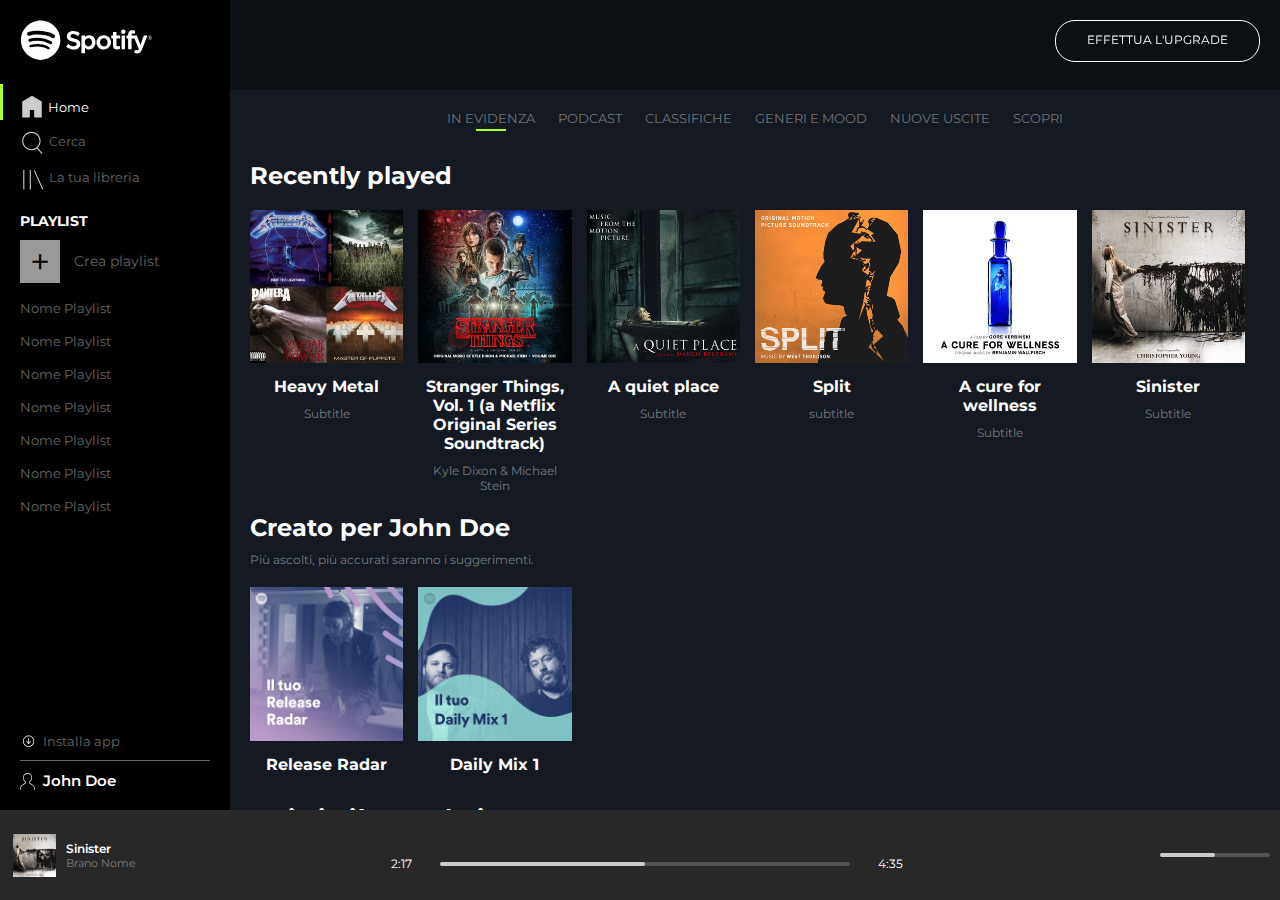
<file: index.html>
<!DOCTYPE html>
<html lang="en" dir="ltr">
  <head>
    <meta charset="utf-8">
    <meta name="viewport" content="width=device-width, initial-scale=1, shrink-to-fit=no">
    <link rel="stylesheet" href="https://use.fontawesome.com/releases/v5.7.1/css/all.css"
  integrity="sha384-fnmOCqbTlWIlj8LyTjo7mOUStjsKC4pOpQbqyi7RrhN7udi9RwhKkMHpvLbHG9Sr" crossorigin="anonymous">
  <link href="https://fonts.googleapis.com/css?family=Montserrat:400,500,600,700" rel="stylesheet">
  <link rel="stylesheet" href="css/style.css">
    <title>My Spotify</title>
  </head>
  <body>

    <aside class="nav">

      <div class="logo">
        <img src="img/logo.svg" class="logo-big" alt="">
      </div>

      <div class="main-nav">
        <img src="img/logo-small.svg" class="logo-small" alt="">

        <ul>
          <li>
            <img src="img/home.svg" alt="">
            <a href="#">Home</a>
          </li>
          <li>
            <img src="img/search.svg" alt="">
            <a href="#">Cerca</a>
          </li>
          <li>
            <img src="img/libreria.svg" alt="">
            <a href="#">La tua libreria</a>
          </li>
        </ul>

      </div>

      <div class="playlist-nav">

        <h2>PLAYLIST</h2>
        <div class="crea-playlist">
          <span id="plus">+</span>
          <span id="crea">Crea playlist</span>
        </div>



        <ul>
          <li><a href="#">Nome Playlist</a></li>
          <li><a href="#">Nome Playlist</a></li>
          <li><a href="#">Nome Playlist</a></li>
          <li><a href="#">Nome Playlist</a></li>
          <li><a href="#">Nome Playlist</a></li>
          <li><a href="#">Nome Playlist</a></li>
          <li><a href="#">Nome Playlist</a></li>

        </ul>


      </div>

      <div class="nav-bottom">

        <div class="download-app">
          <img src="img/download.svg" alt="">
          <a href="#">Installa app</a>
        </div>

        <div class="user">
          <img src="img/profile.svg" alt="">
          <span>John Doe</span>

        </div>


      </div>


    </aside>
    <section id="main">



      <section id="main-view">

        <section id="upgrade">
          <a href="#">Effettua l'upgrade</a>
        </section>

        <section id="main-content">

          <div class="menu-main">

            <ul class="lista-cover">
              <li>
                <a class="" href="#">in evidenza</a>
                <div class="active">

                </div>
              </li>
              <li><a href="#">podcast</a></li>
              <li><a href="#">classifiche</a></li>
              <li><a href="#">generi e mood</a></li>
              <li><a href="#">nuove uscite</a></li>
              <li><a href="#">scopri</a></li>
            </ul>

            <div class="album-cover">

              <div class="recently-played">
                <h2 class="boxfiltro">Recently played</h2>

                <div class="cover">

                  <div class="cover-wrap">
                    <img src="img/metal_lifting.jpg" alt="">
                    <div class="overlay">
                      <i class="far fa-play-circle"></i>
                    </div>
                  </div>

                  <h3>Heavy Metal</h3>

                  <p>Subtitle</p>

                </div>
                <div class="cover">

                  <div class="cover-wrap">
                    <img src="img/stranger.jpeg" alt="">
                    <div class="overlay">
                      <i class="far fa-play-circle"></i>
                    </div>
                  </div>



                  <h3>Stranger Things, Vol. 1 (a Netflix Original Series Soundtrack)</h3>

                  <p>Kyle Dixon & Michael Stein</p>

                </div>
                <div class="cover">


                  <div class="cover-wrap">
                    <img src="img/aquietplace.jpeg" alt="">
                    <div class="overlay">
                      <i class="far fa-play-circle"></i>
                    </div>
                  </div>


                  <h3>A quiet place</h3>

                  <p>Subtitle</p>

                </div>
                <div class="cover">

                  <div class="cover-wrap">
                    <img src="img/split.jpeg" alt="">
                    <div class="overlay">
                      <i class="far fa-play-circle"></i>
                    </div>
                  </div>


                  <h3>Split</h3>

                  <p>subtitle</p>

                </div>
                <div class="cover">

                  <div class="cover-wrap">
                    <img src="img/cure.jpeg" alt="">
                    <div class="overlay">
                      <i class="far fa-play-circle"></i>
                    </div>
                  </div>

                  <h3>A cure for wellness</h3>

                  <p>Subtitle</p>

                </div>
                <div class="cover">

                  <div class="cover-wrap">
                    <img src="img/sinister.jpeg" alt="">
                    <div class="overlay">
                      <i class="far fa-play-circle"></i>
                    </div>
                  </div>

                  <h3>Sinister</h3>

                  <p>Subtitle</p>

                </div>

              </div>

              <div class="creatoper">

                <h2 class="boxfiltro">Creato per John Doe</h2>
                <p class="boxfiltro">Più ascolti, più accurati saranno i suggerimenti.</p>

                <div class="cover">

                  <div class="cover-wrap">
                    <img src="img/radar.jpeg" alt="">
                    <div class="overlay">
                      <i class="far fa-play-circle"></i>
                    </div>
                  </div>

                  <h3>Release Radar</h3>

                </div>

                <div class="cover">

                  <div class="cover-wrap">
                    <img src="img/mixdaily.jpeg" alt="">
                    <div class="overlay">
                      <i class="far fa-play-circle"></i>
                    </div>
                  </div>

                  <h3>Daily Mix 1</h3>

                </div>

              </div>

              <div class="popolari">

                <h2 class="boxfiltro">Artisti più popolari</h2>
                <p class="boxfiltro">Più ascolti, più accurati saranno i suggerimenti.</p>

                <div class="cover">

                  <div class="cover-wrap">
                    <img src="img/youg.jpeg" alt="">
                    <div class="overlay">
                      <i class="far fa-play-circle"></i>
                    </div>
                  </div>

                  <h3>Lana del Rey</h3>

                </div>

                <div class="cover">

                  <div class="cover-wrap">
                    <img src="img/einaudi.jpeg" alt="">
                    <div class="overlay">
                      <i class="far fa-play-circle"></i>
                    </div>
                  </div>

                  <h3>Ludovico Einaudi</h3>

                </div>

              </div>

            </div>

          </div>

        </section>

      </section>

    </section>

    <footer id="player">

      <div class="player-left">

        <div class="cover-player">
          <img src="img/sinister.jpeg" alt="">
        </div>

        <div class="dati-traccia">
          <a href="#" id="artist">Sinister</a>
          <a href="#" id="track-name">Brano Nome</a>
        </div>

        <div class="player-icon">
          <a href="#"><i class="far fa-heart"></i></a>
          <a href="#"><i class="far fa-folder"></i></></a>
        </div>

      </div>

      <div class="player-central">

        <div class="player-icons">
          <i class="fas fa-random"></i>
          <i class="fas fa-step-backward"></i>
          <i class="far fa-play-circle"></i>
          <i class="fas fa-step-forward"></i>
          <i class="fas fa-redo-alt"></i>
        </div>

        <div class="player-bar">
          <div class="actual-time">
            2:17
          </div>

          <div class="progress-bar">

            <div class="actual-progress">

              <div class="point"></div>

            </div>

          </div>

          <div class="total-time">
            4:35
          </div>

        </div>

      </div>

      <div class="player-right">

        <div class="player-options">
          <div class="options-icon">
            <i class="fas fa-list-ul"></i>
            <i class="fas fa-desktop"></i>
            <i class="fas fa-volume-up"></i>
          </div>

          <div class="volume-bar">

            <div class="actual-progress">

              <div class="point"></div>

            </div>

          </div>
        </div>
      </div>

    </footer>


  </body>
</html>
</file>
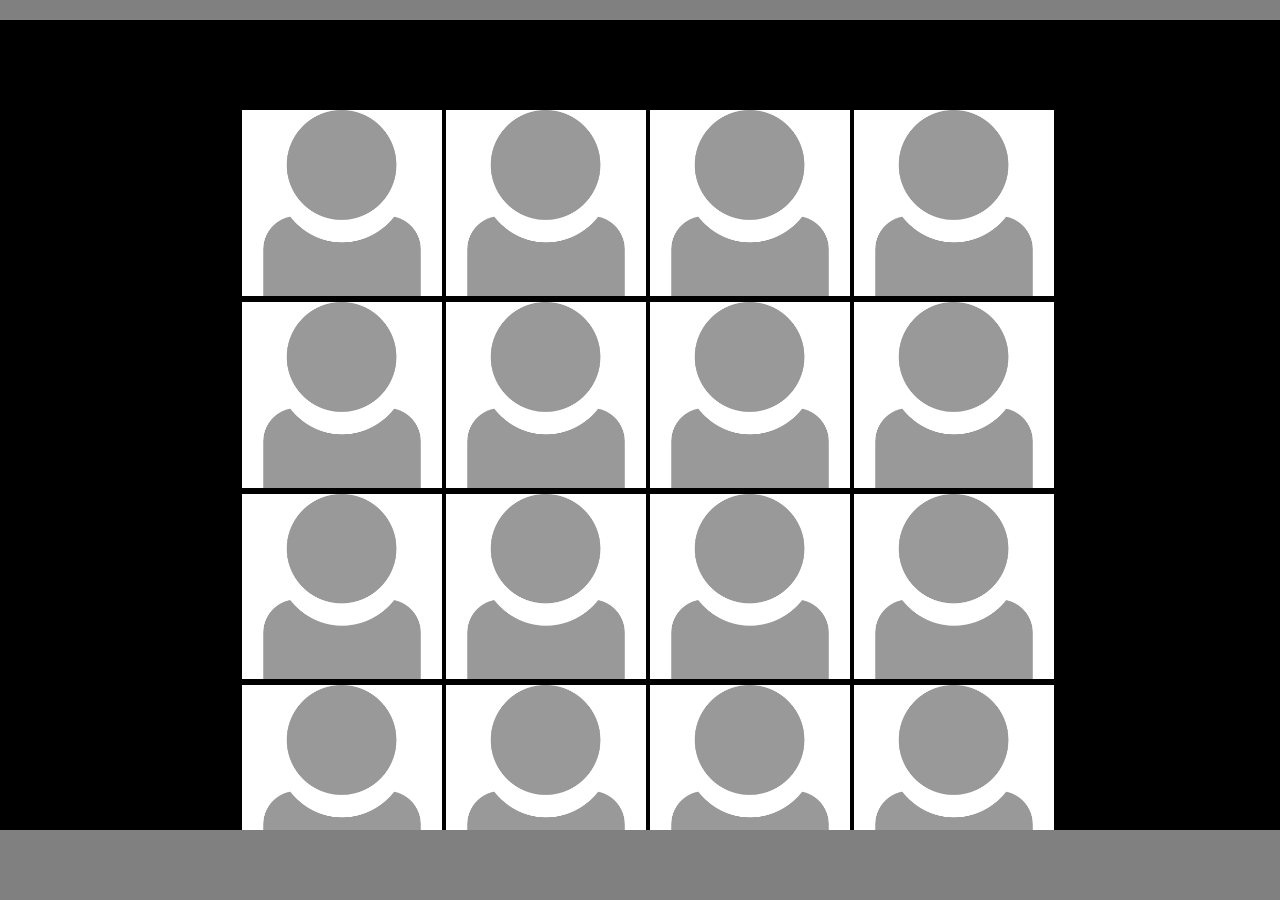
<file: bonus/index.html>
<!DOCTYPE html>
<html lang="en" dir="ltr">
  <head>
    <meta charset="utf-8">
    <meta name="viewport" content="width=device-width, initial-scale=1, shrink-to-fit=no">
    <link rel="stylesheet" href="style.css">
    <title></title>
  </head>
  <body>

    <div class="container">

      <div class="barra-top">
      </div>

      <div class="faces">

        <div class="griglia">

          <div class="webcam">
            <img src="images.png" alt="">
          </div>
          <div class="webcam">
            <img src="images.png" alt="">
          </div>
          <div class="webcam">
            <img src="images.png" alt="">
          </div>
          <div class="webcam">
            <img src="images.png" alt="">
          </div>
          <div class="webcam">
            <img src="images.png" alt="">
          </div>
          <div class="webcam">
            <img src="images.png" alt="">
          </div>
          <div class="webcam">
            <img src="images.png" alt="">
          </div>
          <div class="webcam">
            <img src="images.png" alt="">
          </div>
          <div class="webcam">
            <img src="images.png" alt="">
          </div>
          <div class="webcam">
            <img src="images.png" alt="">
          </div>
          <div class="webcam">
            <img src="images.png" alt="">
          </div>
          <div class="webcam">
            <img src="images.png" alt="">
          </div>
          <div class="webcam">
            <img src="images.png" alt="">
          </div>
          <div class="webcam">
            <img src="images.png" alt="">
          </div>
          <div class="webcam">
            <img src="images.png" alt="">
          </div>
          <div class="webcam">
            <img src="images.png" alt="">
          </div>
          <div class="webcam">
            <img src="images.png" alt="">
          </div>
          <div class="webcam">
            <img src="images.png" alt="">
          </div>
          <div class="webcam">
            <img src="images.png" alt="">
          </div>
          <div class="webcam">
            <img src="images.png" alt="">
          </div>
          <div class="webcam">
            <img src="images.png" alt="">
          </div>
          <div class="webcam">
            <img src="images.png" alt="">
          </div>
          <div class="webcam">
            <img src="images.png" alt="">
          </div>
          <div class="webcam">
            <img src="images.png" alt="">
          </div>

        </div>
      </div>

      <div class="barra-bottom">
      </div>

    </div>

  </body>
</html>
</file>
<file: css/style.css>
* {
  margin: 0;
  padding: 0;
  box-sizing: border-box;
}

body {
  font-family: 'Montserrat';

}




#main {
  overflow-y:auto;
  height: calc(100vh - 90px);
}


/* NAV */

.nav {
  position: fixed;
  background: #000;
  width: 230px;
  height: calc(100% - 90px);
  display: flex;
  flex-direction: column;
}

.logo {
  padding: 20px;
}

.logo-small {
  display: none;
}

.logo img {
  width: 70%;
}

.main-nav {
  font-size: 13px;
}

.main-nav img {
  height: 26px;
  opacity: 0.8;
  vertical-align: middle;
}

.main-nav li {
  padding-top: 10px;
  padding-left: 20px;
}

.main-nav li:first-child a {
  color: #fff;
  vertical-align: middle;
}

.main-nav li:first-child {
  border-left: 3px solid #adff2f;
  padding-left: 16px;
}

.main-nav li a:hover {
  color: #fff;
}

.playlist-nav {
  padding: 20px;
  height: 700px;
  overflow-y:auto ;
}

.playlist-nav h2 {
  color: #fff;
  font-size: 14px;
}

.crea-playlist {
  margin-top: 10px;
}

.crea-playlist #plus:hover {
  background: #fff;
  cursor: pointer;
}

.crea-playlist #crea:hover {
  color: #fff;
  cursor: pointer;
}

.playlist-nav #crea {
  color: #fff;
  font-size: 14px;
  color: rgba(255, 255, 255, 0.4);
}

.playlist-nav #plus {
  font-size: 35px;
  padding: 0 10px;
  margin-right: 10px;
  color: #000;
  background-color: rgba(255, 255, 255, 0.6);
  vertical-align: middle;
}

.playlist-nav li {
  font-size:13px;
  padding-top: 17px;
}

.playlist-nav li a:hover {
  color: #fff;
}

.nav-bottom {
  margin: 20px;
  color: #fff;
  display: flex;
  flex-direction: column;
  justify-content: flex-end;
  height: 177px;;

}

.nav-bottom a:hover {
  color: #fff;
}

.nav-bottom img {
  width: 15px;
  vertical-align: middle;
}

.download-app {
  padding-bottom: 10px;
  border-bottom: 1px solid rgba(255, 255, 255, 0.4);;
}

.download-app a {
  font-size: 13px;
  padding-left: 4px;
}

.user {
  font-size:15px;
  font-weight: 600;
  padding-top: 10px;
}

.user span {
  padding-left: 4px;
}

/* PARTE CENTRALE */

#main-view {
  margin-left: 230px;
}


/* barra superiore fissa */

#upgrade {
  position: fixed;
  display: flex;
  justify-content: flex-end;
  width: calc(100% - 230px);
  height: 90px;
  background-color: rgba(0, 0, 0, 0.4);
  padding: 20px;
  z-index: 999;
}

#upgrade a {
  padding: 14px;
  width: 205px;
  height: 42px;
  font-size:12px;
  line-height: 10px;
  border: 1px solid #fff;
  border-radius: 20px;
  text-align: center;
  text-transform: uppercase;
  color: #fff;
}

#upgrade a:hover {
  transform: scale(1.06);
}

/* centrale scorrevole */

#main-content {
  padding-top: 100px;
  display: flex;
  z-index: 999;
  background-color: #141922;
  padding-bottom: 100px;
}

.menu-main .lista-cover {
  font-size: 13px;
  text-transform: uppercase;
  text-align: center;
}

.lista-cover .active {
  margin: 3px auto 0;
  width: 34%;
  border-bottom: 2px solid #adff2f;
}

.lista-cover li a:hover {
  color: #fff;
}

a {
  text-decoration: none;
  color: rgba(255, 255, 255, 0.4);
}

.menu-main li{
  display: inline-block;
  margin: 10px;
  text-align: center;
}

.recently-played, .creatoper, .popolari {
  display: flex;
  flex-wrap: wrap;
  margin: 20px;
}

.cover {
  flex-basis: calc(100% / 6 - 15px);
  text-align: center;
  color: #fff;
  margin-right: 15px;
}

.cover img {
  max-width: 100%;
}

.cover h3 {
  padding:10px 0;
  font-size:16px;
}

.cover p {
  font-size:12px;
  opacity: 0.4;
}

.cover-wrap {
  position:relative;
}

.cover-wrap i {
  font-size:60px;
  line-height: 257px;
}

.cover-wrap:hover .overlay {
  display: block;
}

.popolari .cover-wrap:hover .overlay {
  border-radius: 100%;
}

.overlay {
  display: none;
  top:0;
  position: absolute;
  width: 100%;
  height: 100%;
  background-color: rgba(0, 0, 0, 0.5);
}

.creatoper p, .popolari p {
  margin-top: -10px;
  font-size: 12px;
  opacity: 0.4;
}

.popolari .cover img {
  border-radius: 100%;
}

/* player basso fisso */
#player {
  bottom: 0;
  left: 0;
  position: fixed;
  display: flex;
  justify-content: space-between;
  width: 100%;
  height: 90px;
  background: #282828;
}


.player-left {
  display: flex;
  width: 254px;
}

.dati-traccia {
  display: flex;
  flex-direction: column;
  justify-content:center;
  padding-left: 10px;
}

.dati-traccia #artist {
  font-size: 12px;
  color: #fff;
  font-weight: 600;
}

.dati-traccia #artist {
  font-size: 12px;
  color: #fff;
  font-weight: 600;
}

.dati-traccia #artist:hover {
  text-decoration: underline;
}

.dati-traccia #track-name:hover {
  text-decoration: underline;
  color: #fff;
}

.dati-traccia #track-name {
  font-size:11px;
}

.player-icon {
  display: flex;
  justify-content:center;
  align-items:center;
  margin-left:18px;
}

.player-icon a {
  margin-left:15px;
}

.player-icon a i:hover {
  color: #fff;
}

.cover-player {
  display: flex;
  flex-direction: column;
  justify-content:center;
  margin-left:13px;
  width: 43px;
}

.player-left img {
  width: 100%;
}

.player-central {
  display: flex;
  flex-direction: column;
  justify-content: space-around;
  width: 40%;
  height: 100%;
}

.player-icons {
  display: flex;
  justify-content: center;
  align-items: center;
  color: #fff;
  font-size: 17px;

}

.player-icons i {
  padding: 10px 13px;
}

.player-icons i:nth-child(3) {
  font-size: 30px;
}

.player-icons i:nth-child(3):hover {
  transform: scale(1.06);
}

.player-bar {
  display: flex;
  justify-content: space-between;
  align-items: center;
  width: 100%;
  padding-bottom:20px;
}

.actual-time, .total-time {
  font-size: 12px;
  color: #fff;
}

.progress-bar {
  width: 80%;
  height: 4px;
  border-radius: 4px;
  background-color: rgba(255, 255, 255, 0.2);
  cursor: pointer;
}

.actual-progress {
  position: relative;
  width: 50%;
  height: 4px;
  border-radius: 4px;
  background-color: #fff;
  opacity: 0.7;
}

.progress-bar:hover .actual-progress, .volume-bar:hover .actual-progress {
  background-color: #adff2f;
  opacity: 1;
}

.point {
  display: none;
  position: absolute;
  bottom:-5px;
  right: 0;
  width: 13px;
  height: 13px;
  background-color: #fff;
  border-radius: 100%;
}

.progress-bar:hover .point,
.volume-bar:hover .point {
  display: inline-block;
}

.player-right {
  display: flex;
  width: 240px;
  height: 100%;
  padding: 10px;
}

.player-options {
  color: #fff;
  width: 250px;
  display: flex;
  align-items: center;
  justify-content: space-between;
}

.options-icon {
  display: flex;
  flex-basis: 50%;
  justify-content: space-around;
}

.volume-bar {
  position: relative;
  width: 50%;
  height: 4px;
  border-radius: 4px;
  background-color: rgba(255, 255, 255, 0.2);
  cursor: pointer;
}

.row {
  display: flex;
  flex-wrap: wrap;
}

.boxfiltro {
  margin-bottom: 20px;
  flex: 0 0 100%;
  color: #fff;
}

@media screen and (max-width: 1100px) {
  .cover {
    flex-basis: calc(100% / 4 - 15px);
  }
}

/* @media screen and (max-width: 700px) {
  .cover {
    flex-basis: calc(100% / 2 - 15px);
  }
} */

@media screen and (max-width: 700px) {
 .nav {
   width: 50px;
   display: flex;
   flex-direction: column;
   justify-content: space-between;
 }


 #main-view {
    margin-left: 50px;
  }

  #upgrade {
  width: calc(100% - 50px);
  }

  .cover {
    flex-basis: calc(100% / 2 - 15px);
}
  .logo {
    display: none;
  }

  .logo-small {
    display: inline-block;
  }

 .main-nav {
    padding: 9px 13px;
    font-size: 13px;
}

 .main-nav li {
    padding-top: 10px;
    padding-left: 0;
}

 .main-nav li:first-child {
   border-left: 0;
   padding-left: 0px;
}

  .main-nav li a {
    display: none;
  }

  .playlist-nav {
    display: none;
  }

  .download-app {
    border-bottom: 0;
  }

  .download-app a {
    display: none;
 }

 .player-left {
   align-items:center;
   width: 170px;
 }

 .cover-player {
   margin-left: 10px;
 }

 .player-right {
   width: 115px;
 }

 .player-icon {
   width: 7%;
   display: flex;
   margin-right: 35px;
 }

 .player-options {
   flex-direction: column;
   justify-content: center;

 }

 .player-icons {
   font-size: 13px;
   width: 90%
 }

 .player-bar {
   width: 90%;
 }

 .player-icons i:nth-child(3) {
  font-size: 25px;
}
 .options-icon {
   margin-bottom: 3px;
   width: 80px;
   font-size: 14px;
 }

 .user span {
    display: none;
 }
}
</file>
<file: bonus/style.css>
body {
  background-color: #000;
}


.container {
  display: flex;
  justify-content: center;
  align-items: center;
  position: fixed;
  width: 100%;
  height: 1000px;
}


.faces {
  width: 74%;
  height: 800px;
  overflow-y: auto;
}

.griglia {
  justify-content: center;
  display: flex;
  flex-wrap: wrap;
}


.griglia .webcam {
  flex-basis: 200px;
  border: 2px solid black;
  border-bottom: none;
}

.webcam img {
  width: 100%;
}

.barra-top {
  top:0;
  left:0;
  position: fixed;
  height: 20px;
  width: 100%;
  background-color: grey;
}

.barra-bottom {
  bottom:0;
  left:0;
  position: fixed;
  height: 70px;
  width: 100%;
  background-color: grey;
}
</file>
